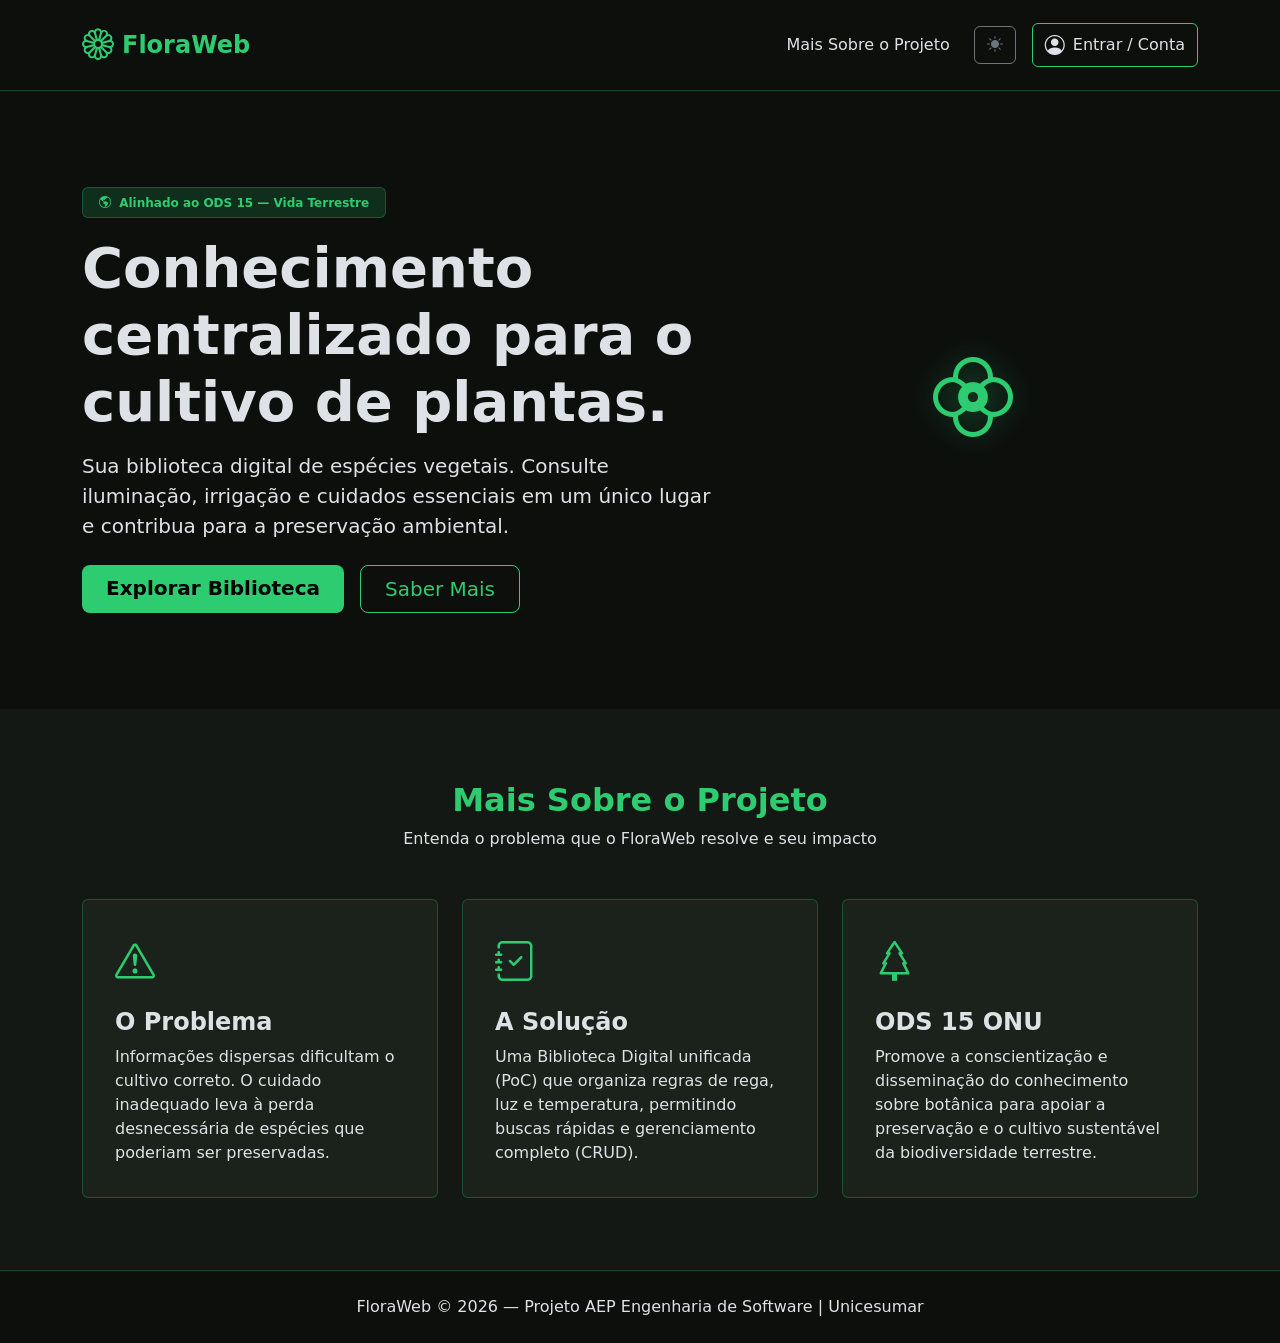
<file: src/main/resources/static/index.html>
<!DOCTYPE html>
<html lang="pt-BR" xmlns:th="http://www.thymeleaf.org">
<head>
    <meta charset="UTF-8">
    <meta name="viewport" content="width=device-width, initial-scale=1.0">
    <title>FloraWeb - Preservação e Cultivo Consciente</title>

    <link href="https://cdn.jsdelivr.net/npm/bootstrap@5.3.3/dist/css/bootstrap.min.css" rel="stylesheet">
    <link rel="stylesheet" href="https://cdn.jsdelivr.net/npm/bootstrap-icons@1.11.3/font/bootstrap-icons.min.css">
    <link rel="stylesheet" href="css/variables.css">
    <link rel="stylesheet" href="css/global.css">
    <link rel="stylesheet" href="css/components.css">
    <link rel="stylesheet" href="css/layout.css">
</head>
<body>

<nav class="navbar navbar-expand-lg bg-flora-black border-bottom border-flora-green sticky-top py-3">
    <div class="container">
        <a class="navbar-brand d-flex align-items-center gap-2 fw-bold text-flora-green fs-4" href="#">
            <i class="bi bi-flower1 fs-2"></i> FloraWeb
        </a>

        <div class="d-flex align-items-center gap-3">
            <button class="navbar-toggler border-0 text-flora-green" type="button" data-bs-toggle="collapse" data-bs-target="#navbarHome">
                <i class="bi bi-list fs-1"></i>
            </button>
        </div>

        <div class="collapse navbar-collapse" id="navbarHome">
            <ul class="navbar-nav ms-auto align-items-lg-center gap-lg-3 mt-3 mt-lg-0">
                <li class="nav-item">
                    <a class="nav-link text-flora-main text-hover-green" href="#sobre">Mais Sobre o Projeto</a>
                </li>
                <button class="btn btn-outline-secondary" onclick="alternarTema()" title="Alternar Tema">
                    <i class="bi bi-sun-fill" id="iconeTema"></i>
                </button>
                <li class="nav-item">
                    <a href="login.html" class="btn btn-flora-outline d-flex align-items-center gap-2">
                        <i class="bi bi-person-circle fs-5"></i> Entrar / Conta
                    </a>
                </li>
            </ul>
        </div>
    </div>
</nav>

<header class="hero-section bg-flora-black py-5">
    <div class="container py-5 text-center text-lg-start">
        <div class="row align-items-center">
            <div class="col-lg-7">
                    <span class="badge badge-flora mb-3 px-3 py-2">
                        <i class="bi bi-globe-americas me-1"></i> Alinhado ao ODS 15 — Vida Terrestre
                    </span>
                <h1 class="display-4 fw-bold mb-3 text-flora-main">Conhecimento centralizado para o cultivo de plantas.</h1>
                <p class="lead text-flora-muted mb-4">
                    Sua biblioteca digital de espécies vegetais. Consulte iluminação, irrigação e cuidados essenciais em um único lugar e contribua para a preservação ambiental.
                </p>
                <div class="d-flex gap-3 justify-content-center justify-content-lg-start">
                    <a href="app.html" class="btn btn-flora-green btn-lg px-4">Explorar Biblioteca</a>
                    <a href="#sobre" class="btn btn-flora-outline btn-lg px-4">Saber Mais</a>
                </div>
            </div>
            <div class="col-lg-5 text-center mt-5 mt-lg-0">
                <i class="bi bi-flower2 text-flora-green display-1 hero-icon"></i>
            </div>
        </div>
    </div>
</header>

<section id="sobre" class="bg-flora-dark py-5">
    <div class="container py-4">
        <div class="text-center mb-5">
            <h2 class="fw-bold text-flora-green">Mais Sobre o Projeto</h2>
            <p class="text-flora-muted">Entenda o problema que o FloraWeb resolve e seu impacto</p>
        </div>

        <div class="row g-4">
            <div class="col-md-4">
                <div class="card bg-flora-card border-flora-green h-100 p-3">
                    <div class="card-body">
                        <i class="bi bi-exclamation-triangle fs-1 text-flora-green mb-3 d-block"></i>
                        <h4 class="card-title text-flora-main fw-bold">O Problema</h4>
                        <p class="card-text text-flora-muted">
                            Informações dispersas dificultam o cultivo correto. O cuidado inadequado leva à perda desnecessária de espécies que poderiam ser preservadas.
                        </p>
                    </div>
                </div>
            </div>

            <div class="col-md-4">
                <div class="card bg-flora-card border-flora-green h-100 p-3">
                    <div class="card-body">
                        <i class="bi bi-journal-check fs-1 text-flora-green mb-3 d-block"></i>
                        <h4 class="card-title text-flora-main fw-bold">A Solução</h4>
                        <p class="card-text text-flora-muted">
                            Uma Biblioteca Digital unificada (PoC) que organiza regras de rega, luz e temperatura, permitindo buscas rápidas e gerenciamento completo (CRUD).
                        </p>
                    </div>
                </div>
            </div>

            <div class="col-md-4">
                <div class="card bg-flora-card border-flora-green h-100 p-3">
                    <div class="card-body">
                        <i class="bi bi-tree fs-1 text-flora-green mb-3 d-block"></i>
                        <h4 class="card-title text-flora-main fw-bold">ODS 15 ONU</h4>
                        <p class="card-text text-flora-muted">
                            Promove a conscientização e disseminação do conhecimento sobre botânica para apoiar a preservação e o cultivo sustentável da biodiversidade terrestre.
                        </p>
                    </div>
                </div>
            </div>
        </div>
    </div>
</section>

<footer class="bg-flora-black border-top border-flora-green py-4 text-center text-flora-muted">
    <div class="container">
        <p class="mb-0">FloraWeb &copy; 2026 — Projeto AEP Engenharia de Software | Unicesumar</p>
    </div>
</footer>

<script src="js/theme.js"></script>
<script src="https://cdn.jsdelivr.net/npm/bootstrap@5.3.3/dist/js/bootstrap.bundle.min.js"></script>
</body>
</html>
</file>
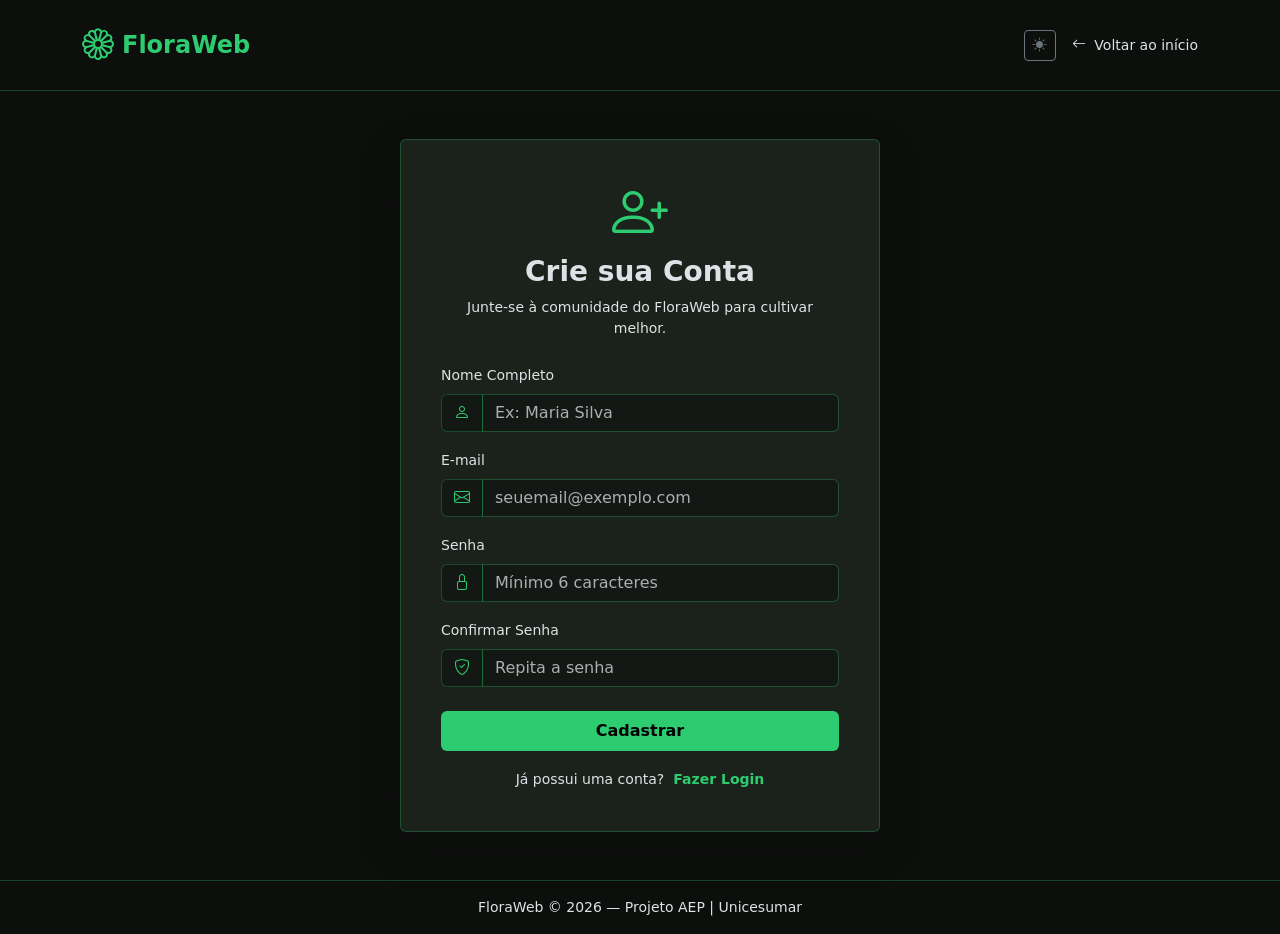
<file: src/main/resources/static/cadastro.html>
<!DOCTYPE html>
<html lang="pt-BR">
<head>
    <meta charset="UTF-8">
    <meta name="viewport" content="width=device-width, initial-scale=1.0">
    <title>FloraWeb - Criar Conta</title>

    <link href="https://cdn.jsdelivr.net/npm/bootstrap@5.3.3/dist/css/bootstrap.min.css" rel="stylesheet">
    <link rel="stylesheet" href="https://cdn.jsdelivr.net/npm/bootstrap-icons@1.11.3/font/bootstrap-icons.min.css">
    <link rel="stylesheet" href="css/variables.css">
    <link rel="stylesheet" href="css/global.css">
    <link rel="stylesheet" href="css/components.css">
    <link rel="stylesheet" href="css/layout.css">
</head>
<body class="bg-flora-black d-flex flex-column min-vh-100">

    <nav class="navbar navbar-dark bg-flora-black border-bottom border-flora-green py-3">
        <div class="container">
            <a class="navbar-brand d-flex align-items-center gap-2 fw-bold text-flora-green fs-4" href="index.html">
                <i class="bi bi-flower1 fs-2"></i> FloraWeb
            </a>

            <div class="d-flex align-items-center gap-3">
                <!-- Botão de alternar tema -->
                <button class="btn btn-outline-secondary btn-sm" onclick="alternarTema()" title="Alternar Tema">
                    <i class="bi bi-sun-fill" id="iconeTema"></i>
                </button>

                <a href="index.html" class="text-flora-muted text-hover-green text-decoration-none small">
                    <i class="bi bi-arrow-left me-1"></i> Voltar ao início
                </a>
            </div>
        </div>
    </nav>

    <main class="container my-auto py-5 d-flex justify-content-center align-items-center">
        <div class="card bg-flora-card border-flora-green shadow-lg p-4 style-card-auth" style="max-width: 480px; width: 100%;">
            <div class="card-body">
                
                <div class="text-center mb-4">
                    <i class="bi bi-person-plus text-flora-green display-4 d-block mb-2"></i>
                    <h3 class="fw-bold text-flora-main">Crie sua Conta</h3>
                    <p class="text-flora-muted small">Junte-se à comunidade do FloraWeb para cultivar melhor.</p>
                </div>

                <form id="formCadastro">
                    
                    <div class="mb-3">
                        <label for="nome" class="form-label text-flora-main small fw-medium">Nome Completo</label>
                        <div class="input-group">
                            <span class="input-group-text bg-flora-dark border-flora-green text-flora-green">
                                <i class="bi bi-person"></i>
                            </span>
                            <input type="text" class="form-control bg-flora-dark border-flora-green text-flora-main" id="nome" placeholder="Ex: Maria Silva" required>
                        </div>
                    </div>

                    <div class="mb-3">
                        <label for="email" class="form-label text-flora-main small fw-medium">E-mail</label>
                        <div class="input-group">
                            <span class="input-group-text bg-flora-dark border-flora-green text-flora-green">
                                <i class="bi bi-envelope"></i>
                            </span>
                            <input type="email" class="form-control bg-flora-dark border-flora-green text-flora-main" id="email" placeholder="seuemail@exemplo.com" required>
                        </div>
                    </div>

                    <div class="mb-3">
                        <label for="senha" class="form-label text-flora-main small fw-medium">Senha</label>
                        <div class="input-group">
                            <span class="input-group-text bg-flora-dark border-flora-green text-flora-green">
                                <i class="bi bi-lock"></i>
                            </span>
                            <input type="password" class="form-control bg-flora-dark border-flora-green text-flora-main" id="senha" placeholder="Mínimo 6 caracteres" required minlength="6">
                        </div>
                    </div>

                    <div class="mb-4">
                        <label for="confirmarSenha" class="form-label text-flora-main small fw-medium">Confirmar Senha</label>
                        <div class="input-group">
                            <span class="input-group-text bg-flora-dark border-flora-green text-flora-green">
                                <i class="bi bi-shield-check"></i>
                            </span>
                            <input type="password" class="form-control bg-flora-dark border-flora-green text-flora-main" id="confirmarSenha" placeholder="Repita a senha" required>
                        </div>
                    </div>

                    <div id="mensagem" class="mb-3 d-none"></div>

                    <button type="submit" class="btn btn-flora-green w-100 py-2 fw-bold mb-3">
                        Cadastrar
                    </button>

                    <div class="text-center">
                        <span class="text-flora-muted small">Já possui uma conta?</span>
                        <a href="login.html" class="text-flora-green text-decoration-none small fw-bold ms-1 text-hover-green">Fazer Login</a>
                    </div>
                </form>

            </div>
        </div>
    </main>

    <footer class="bg-flora-black border-top border-flora-green py-3 text-center text-flora-muted small mt-auto">
        <div class="container">
            <p class="mb-0">FloraWeb &copy; 2026 — Projeto AEP | Unicesumar</p>
        </div>
    </footer>

    <script src="https://cdn.jsdelivr.net/npm/bootstrap@5.3.3/dist/js/bootstrap.bundle.min.js"></script>
    <script src="js/theme.js"></script>
    <script src="js/cadastro.js"></script>
</body>
</html>
</file>
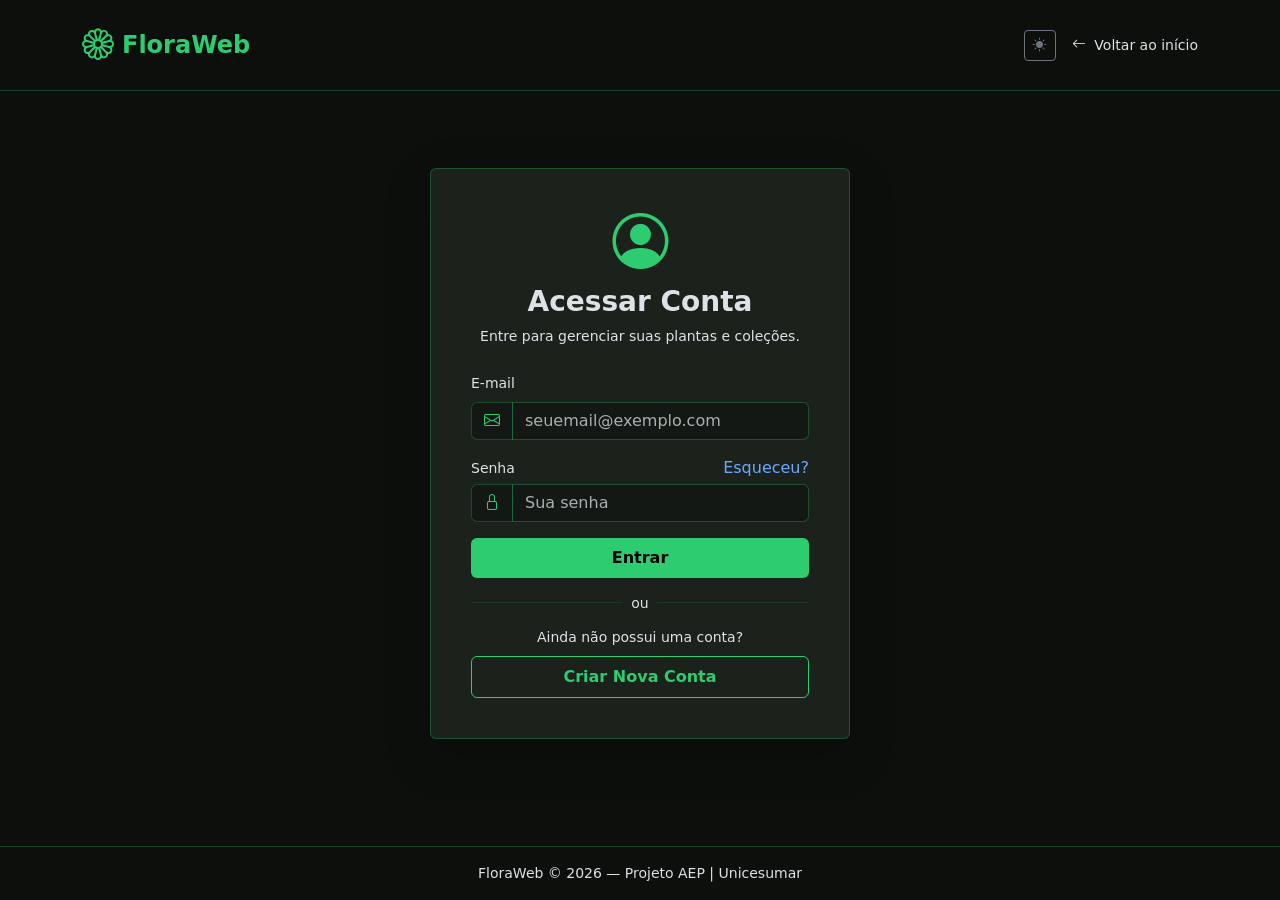
<file: src/main/resources/static/login.html>
<!DOCTYPE html>
<html lang="pt-BR">
<head>
    <meta charset="UTF-8">
    <meta name="viewport" content="width=device-width, initial-scale=1.0">
    <title>FloraWeb - Entrar</title>

    <link href="https://cdn.jsdelivr.net/npm/bootstrap@5.3.3/dist/css/bootstrap.min.css" rel="stylesheet">
    <link rel="stylesheet" href="https://cdn.jsdelivr.net/npm/bootstrap-icons@1.11.3/font/bootstrap-icons.min.css">
    <link rel="stylesheet" href="css/variables.css">
    <link rel="stylesheet" href="css/global.css">
    <link rel="stylesheet" href="css/components.css">
    <link rel="stylesheet" href="css/layout.css">
</head>
<body class="bg-flora-black d-flex flex-column min-vh-100">

    <nav class="navbar navbar-dark bg-flora-black border-bottom border-flora-green py-3">
        <div class="container">
            <a class="navbar-brand d-flex align-items-center gap-2 fw-bold text-flora-green fs-4" href="index.html">
                <i class="bi bi-flower1 fs-2"></i> FloraWeb
            </a>
            
            <div class="d-flex align-items-center gap-3">
                <!-- Botão de alternar tema -->
                <button class="btn btn-outline-secondary btn-sm" onclick="alternarTema()" title="Alternar Tema">
                    <i class="bi bi-sun-fill" id="iconeTema"></i>
                </button>

                <a href="index.html" class="text-flora-muted text-hover-green text-decoration-none small">
                    <i class="bi bi-arrow-left me-1"></i> Voltar ao início
                </a>
            </div>
        </div>
    </nav>

    <main class="container my-auto py-5 d-flex justify-content-center align-items-center">
        <div class="card bg-flora-card border-flora-green shadow-lg p-4 style-card-auth" style="max-width: 420px; width: 100%;">
            <div class="card-body">
                
                <div class="text-center mb-4">
                    <i class="bi bi-person-circle text-flora-green display-4 d-block mb-2"></i>
                    <h3 class="fw-bold text-flora-main">Acessar Conta</h3>
                    <p class="text-flora-muted small">Entre para gerenciar suas plantas e coleções.</p>
                </div>

                <form id="formLogin">
                    
                    <div class="mb-3">
                        <label for="email" class="form-label text-flora-main small fw-medium">E-mail</label>
                        <div class="input-group">
                            <span class="input-group-text bg-flora-dark border-flora-green text-flora-green">
                                <i class="bi bi-envelope"></i>
                            </span>
                            <input type="email" class="form-control bg-flora-dark border-flora-green text-flora-main" id="email" placeholder="seuemail@exemplo.com" required>
                        </div>
                    </div>

                    <div class="mb-3">
                        <div class="d-flex justify-content-between align-items-center mb-1">
                            <label for="senha" class="form-label text-flora-main small fw-medium mb-0">Senha</label>
                            <a href="#" class="text-flora-muted text-hover-green text-decoration-none extra-small">Esqueceu?</a>
                        </div>
                        <div class="input-group">
                            <span class="input-group-text bg-flora-dark border-flora-green text-flora-green">
                                <i class="bi bi-lock"></i>
                            </span>
                            <input type="password" class="form-control bg-flora-dark border-flora-green text-flora-main" id="senha" placeholder="Sua senha" required>
                        </div>
                    </div>

                    <div id="mensagem" class="mb-3 d-none"></div>

                    <button type="submit" class="btn btn-flora-green w-100 py-2 fw-bold mb-4">
                        Entrar
                    </button>

                    <div class="position-relative text-center mb-4">
                        <hr class="border-flora-green opacity-50 m-0">
                        <span class="position-absolute top-50 start-50 translate-middle bg-flora-card px-2 text-flora-muted small">
                            ou
                        </span>
                    </div>

                    <div class="text-center">
                        <p class="text-flora-muted small mb-2">Ainda não possui uma conta?</p>
                        <a href="cadastro.html" class="btn btn-flora-outline w-100 py-2 fw-bold">
                            Criar Nova Conta
                        </a>
                    </div>
                </form>

            </div>
        </div>
    </main>

    <footer class="bg-flora-black border-top border-flora-green py-3 text-center text-flora-muted small mt-auto">
        <div class="container">
            <p class="mb-0">FloraWeb &copy; 2026 — Projeto AEP | Unicesumar</p>
        </div>
    </footer>

    <script src="https://cdn.jsdelivr.net/npm/bootstrap@5.3.3/dist/js/bootstrap.bundle.min.js"></script>
    <script src="js/theme.js"></script>
    <script src="js/login.js"></script>
</body>
</html>
</file>
<file: src/main/resources/static/css/variables.css>
:root {
    --bg-black: #0d0f0d;
    --bg-dark: #141814;
    --bg-card: #1b221b;
    --flora-green: #2ecc71;
    --flora-green-hover: #27ae60;
    --border-color: #27ae6055;
}

[data-bs-theme="light"] {
    --bg-black: #f4f9f5;
    --bg-dark: #e2ede5;
    --bg-card: #ffffff;
    --border-color: #a9dfbf;
}
</file>
<file: src/main/resources/static/css/global.css>
body {
    background-color: var(--bg-black);
    font-family: 'Segoe UI', system-ui, -apple-system, sans-serif;
    margin: 0;
}

.bg-flora-black { background-color: var(--bg-black) !important; }
.bg-flora-dark { background-color: var(--bg-dark) !important; }
.bg-flora-card { background-color: var(--bg-card) !important; }
.text-flora-green { color: var(--flora-green) !important; }

.border-flora-green {
    border-color: var(--border-color) !important;
}

.text-hover-green:hover {
    color: var(--flora-green) !important;
}
</file>
<file: src/main/resources/static/css/components.css>
/* Botões principais */
.btn-flora-green {
    background-color: var(--flora-green);
    color: #000;
    font-weight: 600;
    border: none;
}

.btn-flora-green:hover {
    background-color: var(--flora-green-hover);
    color: #000;
}

.btn-flora-outline {
    border: 1px solid var(--flora-green);
    color: var(--flora-green);
    font-weight: 500;
}

.btn-flora-outline:hover {
    background-color: var(--flora-green);
    color: #000;
}

/* Badges e Cards */
.badge-flora {
    background-color: rgba(32, 224, 112, 0.15);
    color: var(--flora-green);
    border: 1px solid var(--border-color);
}

.card {
    transition: transform 0.2s ease, border-color 0.2s ease;
}

.card:hover {
    transform: translateY(-5px);
    border-color: var(--flora-green) !important;
}

.hero-icon {
    filter: drop-shadow(0 0 15px rgba(32, 224, 112, 0.3));
}

/* Inputs, Selects e Grupos */
.form-control:focus, .form-select:focus {
    background-color: var(--bg-dark) !important;
    color: var(--flora-main) !important;
    border-color: var(--flora-green) !important;
    box-shadow: none !important;
}

.nav-link.active {
    background-color: var(--flora-green) !important;
    color: #000000 !important;
    border: 1px solid var(--flora-green) !important;
    font-weight: bold;
}

.nav-link.active i {
    color: #000000 !important;
}

/* Estado padrão da Sidebar expandida */
#sidebar {
    width: 260px;
    transition: width 0.3s ease;
}

/* Quando minimizada, reduz a largura */
#sidebar.sidebar-minimizada {
    width: 80px !important;
}

/* Esconde o texto dos itens quando a sidebar estiver minimizada */
#sidebar.sidebar-minimizada .sidebar-text,
#sidebar.sidebar-minimizada .custom-search-box,
#sidebar.sidebar-minimizada hr,
#sidebar.sidebar-minimizada .text-uppercase {
    display: none !important;
}

/* Estado padrão da Sidebar expandida */
#sidebar {
    width: 260px !important;
    min-width: 260px !important;
    transition: width 0.3s ease, min-width 0.3s ease;
    overflow: hidden;
}

/* Quando minimizada, reduz a largura bruscamente */
#sidebar.sidebar-minimizada {
    width: 80px !important;
    min-width: 80px !important;
}

/* Esconde o texto e elementos internos quando minimizada */
#sidebar.sidebar-minimizada .sidebar-text,
#sidebar.sidebar-minimizada .custom-search-box,
#sidebar.sidebar-minimizada hr,
#sidebar.sidebar-minimizada .text-uppercase {
    display: none !important;
}

/* Estado padrão da sidebar expandida */
#sidebar {
    width: 260px;
    min-width: 260px;
    transition: width 0.3s ease, min-width 0.3s ease;
    overflow: hidden;
}

/* Quando estiver minimizada, encolhe para 80px */
#sidebar.sidebar-minimizada {
    width: 80px !important;
    min-width: 80px !important;
}

/* Esconde os textos quando minimizada */
#sidebar.sidebar-minimizada .sidebar-text,
#sidebar.sidebar-minimizada .custom-search-box,
#sidebar.sidebar-minimizada hr,
#sidebar.sidebar-minimizada .text-uppercase {
    display: none !important;
}

/* Estado padrão / expandida (sem !important na largura para permitir que a classe diminua) */
#sidebar {
    width: 260px;
    min-width: 260px;
    transition: width 0.3s ease, min-width 0.3s ease;
    overflow: hidden;
}

/* Estado minimizada com prioridade usando a combinação de ID + classe */
#sidebar.sidebar-minimizada {
    width: 80px !important;
    min-width: 80px !important;
}

/* Esconde os textos e elementos internos quando minimizada */
#sidebar.sidebar-minimizada .sidebar-text,
#sidebar.sidebar-minimizada .custom-search-box,
#sidebar.sidebar-minimizada hr,
#sidebar.sidebar-minimizada .text-uppercase {
    display: none !important;
}

/* Regra para aplicar o estado minimizado instantaneamente antes do script carregar */
html.sidebar-pre-minimizada #sidebar {
    width: 80px !important;
    min-width: 80px !important;
}
html.sidebar-pre-minimizada #sidebar .sidebar-text {
    display: none !important;
}

.navbar a,
.dropdown-menu a {
    color: var(--flora-main);
    text-decoration: none;
}

.navbar a:hover,
.dropdown-menu a:hover {
    color: var(--flora-green);
}

/* Garante que textos de utilizador ou papéis na navbar usem as variáveis certas */
#userName {
    color: var(--flora-main) !important;
}

#userRole {
    color: var(--flora-muted) !important;
}

/* Força a borda do avatar a seguir o padrão verde do tema */
#userAvatar {
    border-color: var(--flora-green) !important;
}

/* Ícone padrão do utilizador adaptável ao tema */
.flora-user-icon {
    color: var(--flora-main) !important;
    transition: color 0.2s ease;
}

.flora-user-icon:hover {
    color: var(--flora-green) !important;
}
</file>
<file: src/main/resources/static/css/layout.css>
header, .navbar {
    z-index: 1030 !important;
}

body:has(aside) {
    display: flex;
    flex-direction: column;
    padding-top: 70px !important;
    padding-left: 260px !important;
    min-height: 100vh;
    overflow-x: hidden;
    transition: padding-left 0.3s ease;
}

body:has(aside.sidebar-minimizada) {
    padding-left: 70px !important;
}

body:has(aside) header,
body:has(aside) .navbar {
    position: fixed !important;
    top: 0 !important;
    left: 0 !important;
    width: 100% !important;
    height: 70px !important;
}

aside {
    position: fixed !important;
    top: 70px !important;
    left: 0 !important;
    height: calc(100vh - 70px) !important;
    max-height: calc(100vh - 70px) !important;
    z-index: 1020;
    transition: width 0.3s ease, padding 0.3s ease;
    width: 260px;
    min-width: 260px;
    max-width: 260px;
    overflow-x: hidden;
    overflow-y: auto;
    display: flex;
    flex-direction: column;
    flex-shrink: 0;
}

aside.sidebar-minimizada {
    width: 70px !important;
    min-width: 70px !important;
    max-width: 70px !important;
    padding-left: 0.4rem !important;
    padding-right: 0.4rem !important;
    overflow: hidden !important;
}

aside .nav-link span,
aside .nav-link,
aside span,
aside p,
aside h6 {
    white-space: nowrap !important;
}

aside a,
aside .nav-link,
aside a:link,
aside a:visited,
aside a:active {
    color: inherit !important;
    text-decoration: none !important;
}

aside.sidebar-minimizada .sidebar-text,
aside.sidebar-minimizada .input-group,
aside.sidebar-minimizada h6,
aside.sidebar-minimizada p,
aside.sidebar-minimizada span:not(.nav-link i),
aside.sidebar-minimizada .text-uppercase {
    display: none !important;
}

aside.sidebar-minimizada .nav-link,
aside.sidebar-minimizada button,
aside.sidebar-minimizada a {
    justify-content: center !important;
    text-align: center !important;
    padding-left: 0 !important;
    padding-right: 0 !important;
    width: 100% !important;
}

aside.sidebar-minimizada .nav-link i {
    font-size: 1.3rem !important;
    margin: 0 auto !important;
}

aside.sidebar-minimizada .btn {
    width: 100% !important;
    height: 40px !important;
    padding: 0 !important;
    margin: 0 auto !important;
    display: flex !important;
    align-items: center !important;
    justify-content: center !important;
}

aside.sidebar-minimizada .btn span {
    display: none !important;
}
</file>
